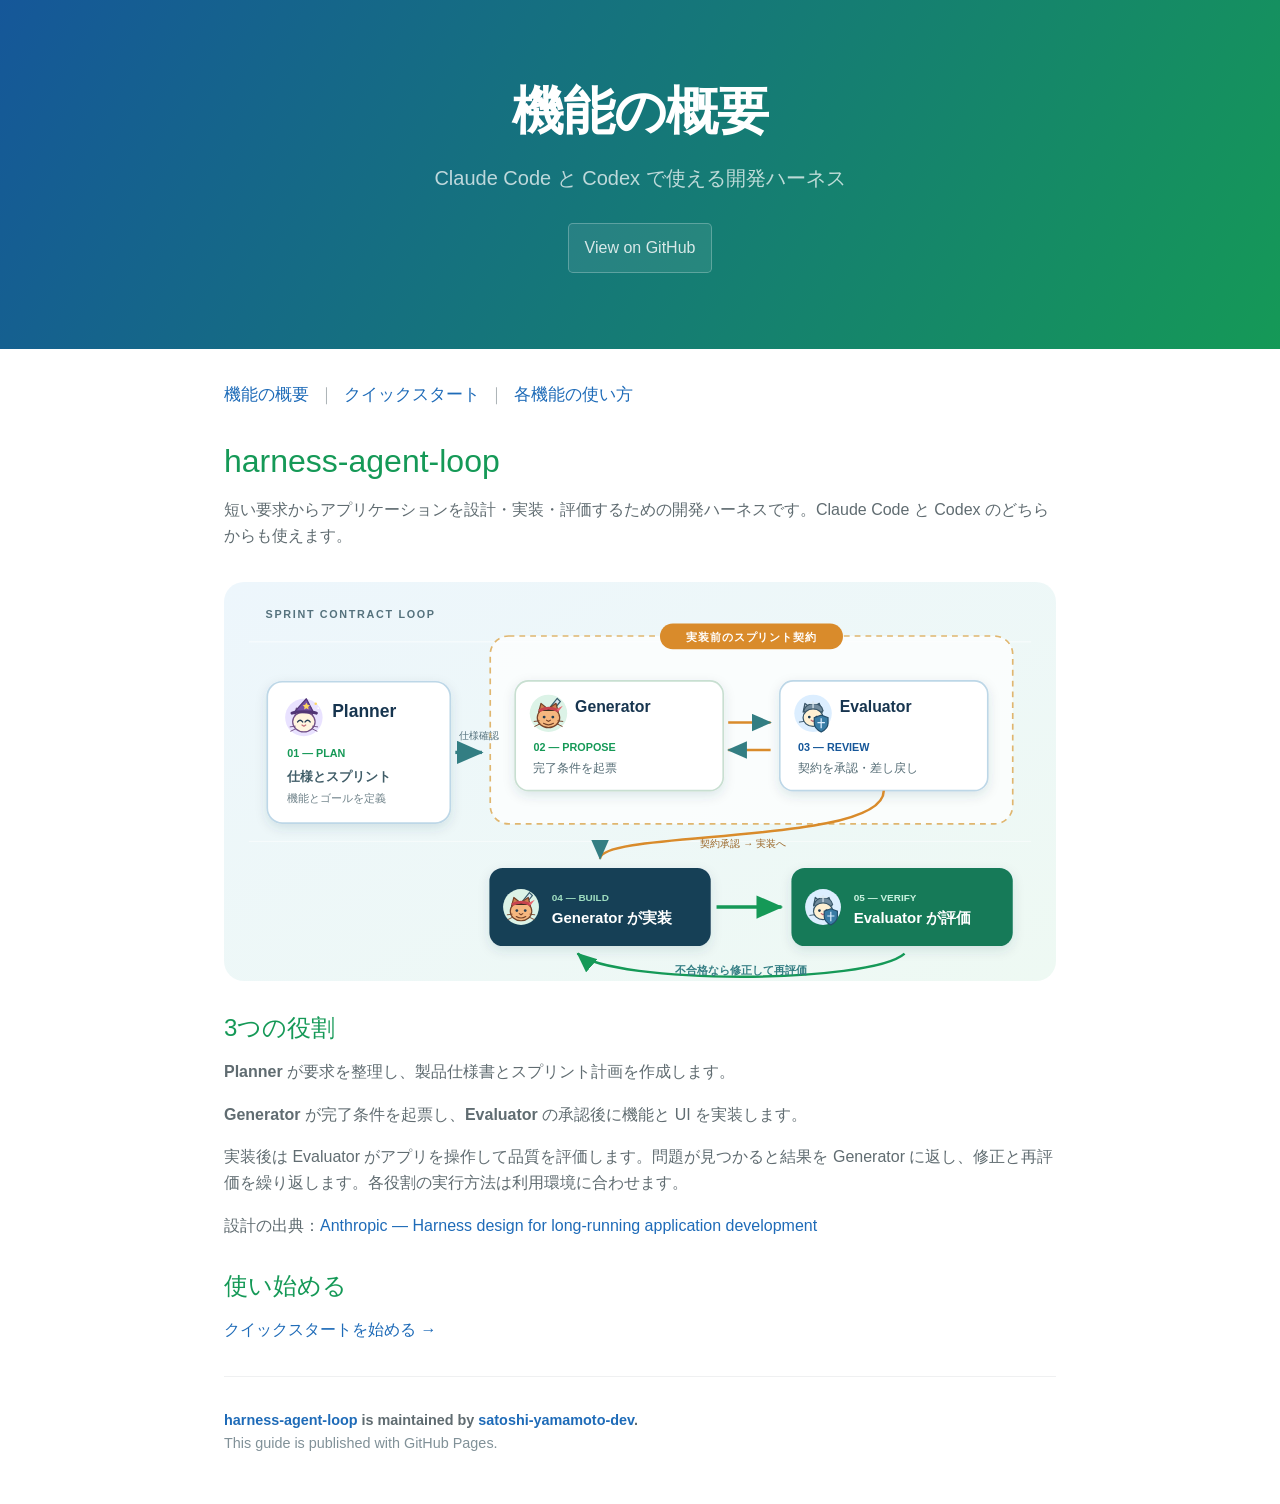
<file: docs/index.html>
<!doctype html>
<html lang="ja">
<head>
  <meta charset="utf-8">
  <meta name="viewport" content="width=device-width,initial-scale=1">
  <meta name="description" content="harness-agent-loopの機能概要">
  <title>機能の概要 | harness-agent-loop</title>
  <link rel="stylesheet" href="assets/style.css">
</head>
<body>
<a class="skip-link" href="#content">本文へ移動</a>
<header class="page-header">
  <h1>機能の概要</h1>
  <p>Claude Code と Codex で使える開発ハーネス</p>
  <a class="github-button" href="https://github.com/satoshi-yamamoto-dev/harness-agent-loop">View on GitHub</a>
</header>
<main id="content" class="main-content">
  <nav class="site-nav" aria-label="ユーザーガイド"><a aria-current="page" href="./">機能の概要</a><span class="separator">｜</span><a href="setup.html">クイックスタート</a><span class="separator">｜</span><a href="usage.html">各機能の使い方</a></nav>
  <h1>harness-agent-loop</h1>
  <p>短い要求からアプリケーションを設計・実装・評価するための開発ハーネスです。Claude Code と Codex のどちらからも使えます。</p>
  <img class="flow-image" src="assets/agent-flow.svg" alt="Planner、Generator、Evaluatorが契約・実装・評価を進める流れ">
  <h2>3つの役割</h2>
  <p><strong>Planner</strong> が要求を整理し、製品仕様書とスプリント計画を作成します。</p>
  <p><strong>Generator</strong> が完了条件を起票し、<strong>Evaluator</strong> の承認後に機能と UI を実装します。</p>
  <p>実装後は Evaluator がアプリを操作して品質を評価します。問題が見つかると結果を Generator に返し、修正と再評価を繰り返します。各役割の実行方法は利用環境に合わせます。</p>
  <p>設計の出典：<a href="https://www.anthropic.com/engineering/harness-design-long-running-apps">Anthropic — Harness design for long-running application development</a></p>
  <h2>使い始める</h2>
  <p><a href="setup.html">クイックスタートを始める →</a></p>
  <footer class="site-footer"><span class="site-footer-owner"><a href="https://github.com/satoshi-yamamoto-dev/harness-agent-loop">harness-agent-loop</a> is maintained by <a href="https://github.com/satoshi-yamamoto-dev">satoshi-yamamoto-dev</a>.</span><span class="site-footer-credits">This guide is published with GitHub Pages.</span></footer>
</main>
</body>
</html>
</file>
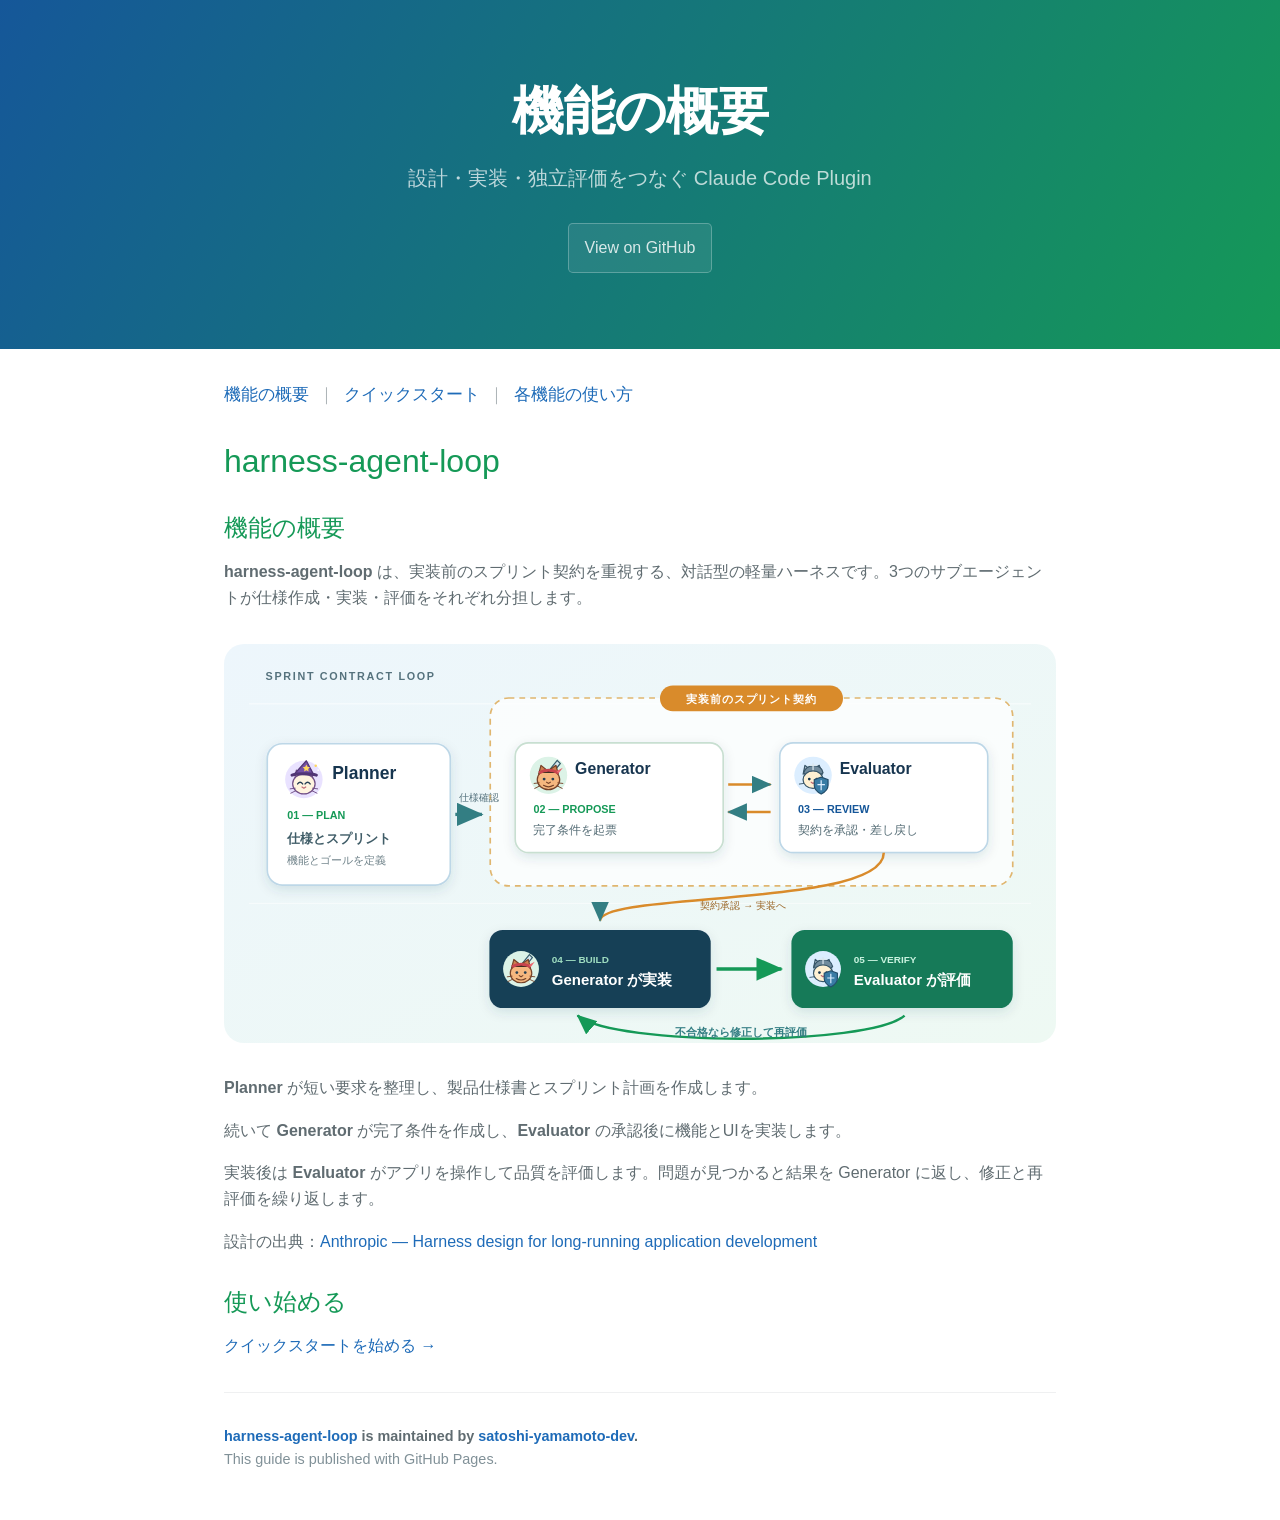
<file: docs/guide/index.html>
<!doctype html>
<html lang="ja"><head><meta charset="utf-8"><meta name="viewport" content="width=device-width,initial-scale=1"><meta name="description" content="harness-agent-loopの機能概要"><title>機能の概要 | harness-agent-loop</title><link rel="stylesheet" href="assets/style.css"></head>
<body><a class="skip-link" href="#content">本文へ移動</a>
<header class="page-header"><h1>機能の概要</h1><p>設計・実装・独立評価をつなぐ Claude Code Plugin</p><a class="github-button" href="https://github.com/satoshi-yamamoto-dev/harness-agent-loop">View on GitHub</a></header>
<main id="content" class="main-content">
  <nav class="site-nav" aria-label="ユーザーガイド"><a aria-current="page" href="./">機能の概要</a><span class="separator">｜</span><a href="setup.html">クイックスタート</a><span class="separator">｜</span><a href="usage.html">各機能の使い方</a></nav>
  <h1>harness-agent-loop</h1><h2>機能の概要</h2>
  <p><strong>harness-agent-loop</strong> は、実装前のスプリント契約を重視する、対話型の軽量ハーネスです。3つのサブエージェントが仕様作成・実装・評価をそれぞれ分担します。</p>
  <img class="flow-image" src="assets/agent-flow.svg" alt="魔法使い猫のPlanner、剣士猫のGenerator、盾と鎧の猫Evaluatorが契約・実装・評価を進める流れ">
  <p><strong>Planner</strong> が短い要求を整理し、製品仕様書とスプリント計画を作成します。</p>
  <p>続いて <strong>Generator</strong> が完了条件を作成し、<strong>Evaluator</strong> の承認後に機能とUIを実装します。</p>
  <p>実装後は <strong>Evaluator</strong> がアプリを操作して品質を評価します。問題が見つかると結果を Generator に返し、修正と再評価を繰り返します。</p>
  <p>設計の出典：<a href="https://www.anthropic.com/engineering/harness-design-long-running-apps">Anthropic — Harness design for long-running application development</a></p>
  <h2>使い始める</h2><p><a href="setup.html">クイックスタートを始める →</a></p>
  <footer class="site-footer"><span class="site-footer-owner"><a href="https://github.com/satoshi-yamamoto-dev/harness-agent-loop">harness-agent-loop</a> is maintained by <a href="https://github.com/satoshi-yamamoto-dev">satoshi-yamamoto-dev</a>.</span><span class="site-footer-credits">This guide is published with GitHub Pages.</span></footer>
</main></body></html>
</file>
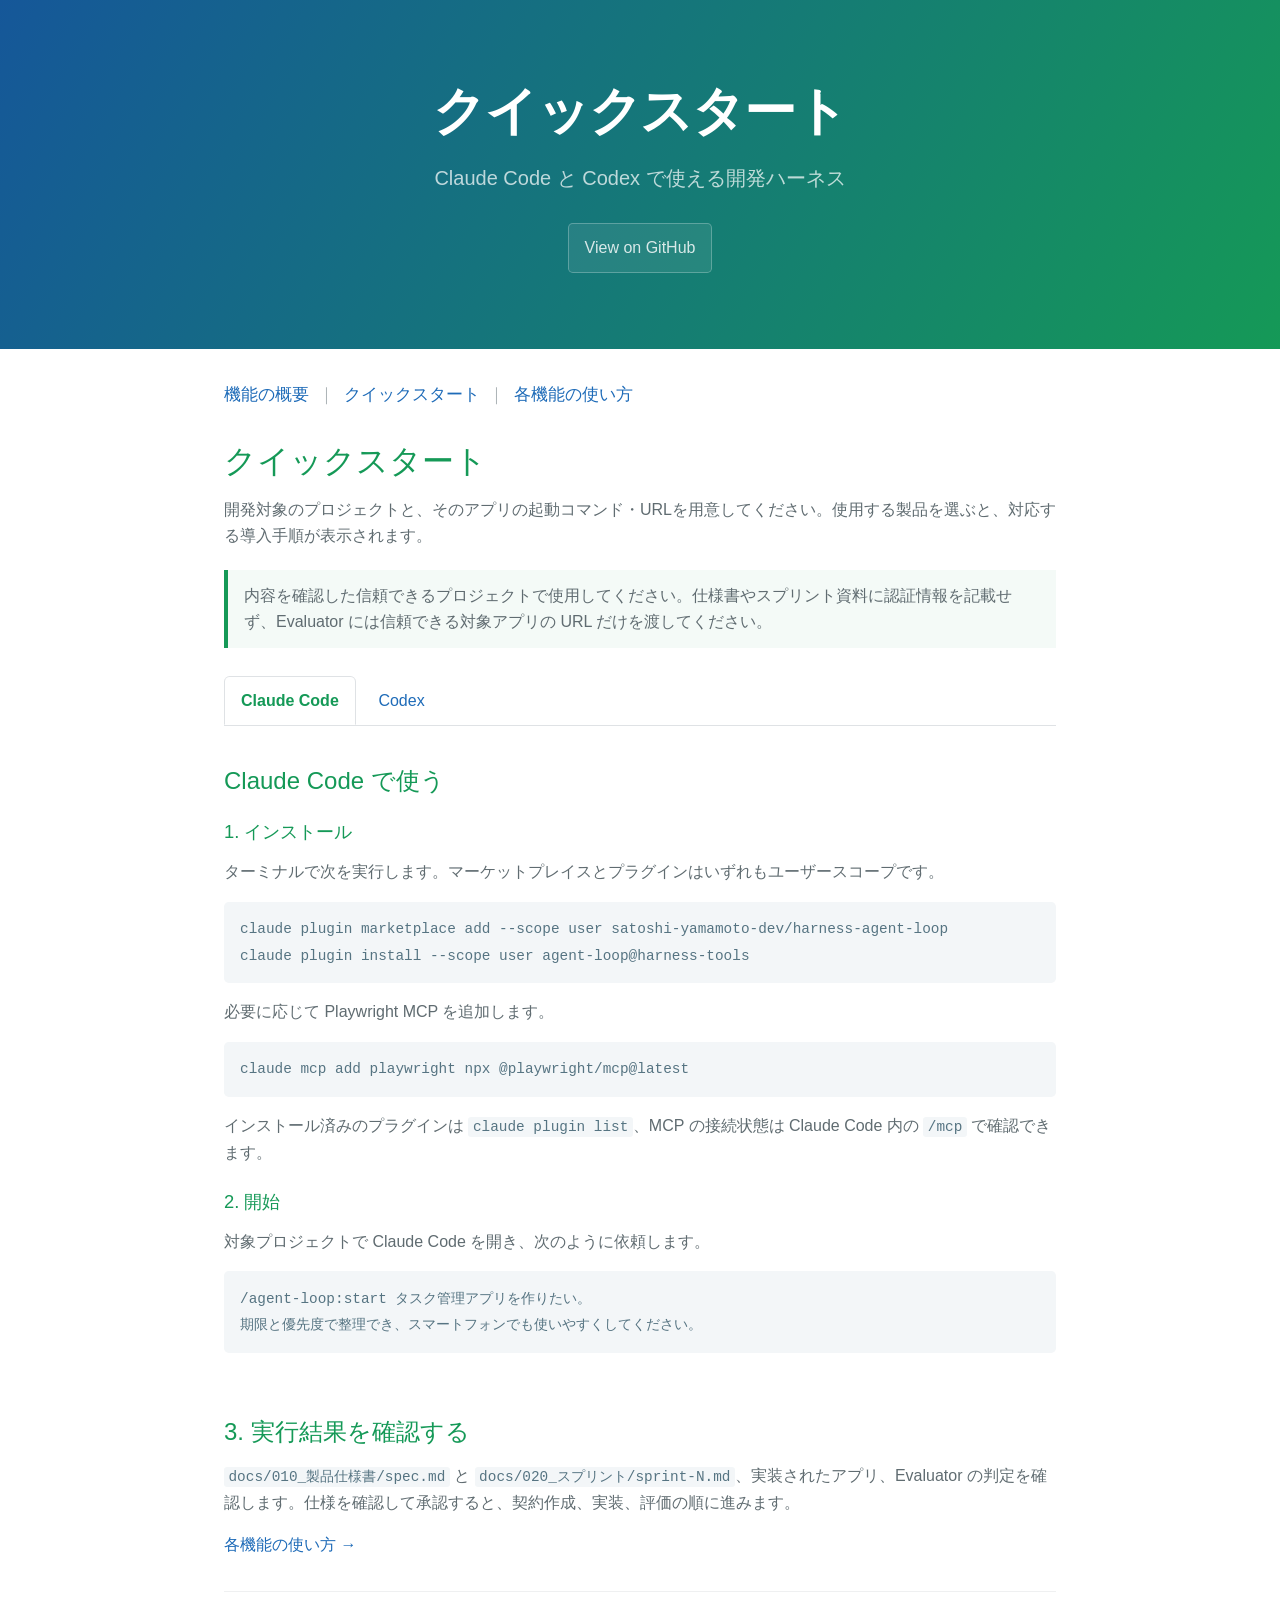
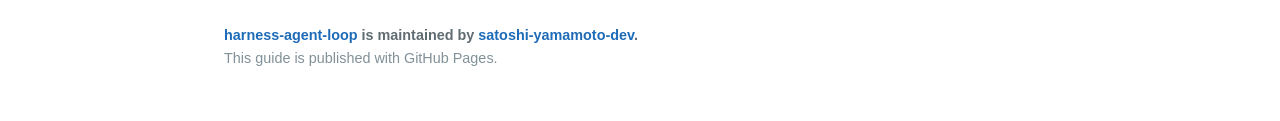
<file: docs/setup.html>
<!doctype html>
<html lang="ja">
<head>
  <meta charset="utf-8">
  <meta name="viewport" content="width=device-width,initial-scale=1">
  <meta name="description" content="harness-agent-loopのインストールと開始手順">
  <title>クイックスタート | harness-agent-loop</title>
  <link rel="stylesheet" href="assets/style.css">
</head>
<body>
<a class="skip-link" href="#content">本文へ移動</a>
<header class="page-header">
  <h1>クイックスタート</h1>
  <p>Claude Code と Codex で使える開発ハーネス</p>
  <a class="github-button" href="https://github.com/satoshi-yamamoto-dev/harness-agent-loop">View on GitHub</a>
</header>
<main id="content" class="main-content">
  <nav class="site-nav" aria-label="ユーザーガイド"><a href="./">機能の概要</a><span class="separator">｜</span><a aria-current="page" href="setup.html">クイックスタート</a><span class="separator">｜</span><a href="usage.html">各機能の使い方</a></nav>
  <h1>クイックスタート</h1>
  <p>開発対象のプロジェクトと、そのアプリの起動コマンド・URLを用意してください。使用する製品を選ぶと、対応する導入手順が表示されます。</p>
  <div class="notice">内容を確認した信頼できるプロジェクトで使用してください。仕様書やスプリント資料に認証情報を記載せず、Evaluator には信頼できる対象アプリの URL だけを渡してください。</div>
  <div class="platform-tabs" role="group" aria-label="使用する製品">
    <input type="radio" id="setup-claude" name="setup-platform" checked>
    <input type="radio" id="setup-codex" name="setup-platform">
    <div class="tab-list">
      <label for="setup-claude">Claude Code</label>
      <label for="setup-codex">Codex</label>
    </div>
    <section class="tab-panel claude-panel" aria-labelledby="setup-claude-label">
      <h2 id="setup-claude-label">Claude Code で使う</h2>
      <h3>1. インストール</h3>
      <p>ターミナルで次を実行します。マーケットプレイスとプラグインはいずれもユーザースコープです。</p>
      <pre><code>claude plugin marketplace add --scope user satoshi-yamamoto-dev/harness-agent-loop
claude plugin install --scope user agent-loop@harness-tools</code></pre>
      <p>必要に応じて Playwright MCP を追加します。</p>
      <pre><code>claude mcp add playwright npx @playwright/mcp@latest</code></pre>
      <p>インストール済みのプラグインは <code>claude plugin list</code>、MCP の接続状態は Claude Code 内の <code>/mcp</code> で確認できます。</p>
      <h3>2. 開始</h3>
      <p>対象プロジェクトで Claude Code を開き、次のように依頼します。</p>
      <pre><code>/agent-loop:start タスク管理アプリを作りたい。
期限と優先度で整理でき、スマートフォンでも使いやすくしてください。</code></pre>
    </section>
    <section class="tab-panel codex-panel" aria-labelledby="setup-codex-label">
      <h2 id="setup-codex-label">Codex で使う</h2>
      <h3>1. インストール</h3>
      <p>ターミナルでマーケットプレイスとプラグインを追加します。</p>
      <pre><code>codex plugin marketplace add satoshi-yamamoto-dev/harness-agent-loop
codex plugin add agent-loop@harness-tools-codex</code></pre>
      <p>ブラウザ評価には、Codex の利用環境で使えるブラウザ操作手段と起動済みの対象アプリが必要です。ブラウザで操作できない条件は未検証として扱います。</p>
      <h3>2. 開始</h3>
      <p>対象プロジェクトの Codex の入力欄で、Skill 名と依頼を入力します。次の行はシェルコマンドではありません。</p>
      <pre><code>$agent-loop:start タスク管理アプリを作りたい。
期限と優先度で整理でき、スマートフォンでも使いやすくしてください。</code></pre>
    </section>
  </div>
  <h2>3. 実行結果を確認する</h2>
  <p><code>docs/010_製品仕様書/spec.md</code> と <code>docs/020_スプリント/sprint-N.md</code>、実装されたアプリ、Evaluator の判定を確認します。仕様を確認して承認すると、契約作成、実装、評価の順に進みます。</p>
  <p class="page-links"><a href="usage.html">各機能の使い方 →</a></p>
  <footer class="site-footer"><span class="site-footer-owner"><a href="https://github.com/satoshi-yamamoto-dev/harness-agent-loop">harness-agent-loop</a> is maintained by <a href="https://github.com/satoshi-yamamoto-dev">satoshi-yamamoto-dev</a>.</span><span class="site-footer-credits">This guide is published with GitHub Pages.</span></footer>
</main>
</body>
</html>
</file>
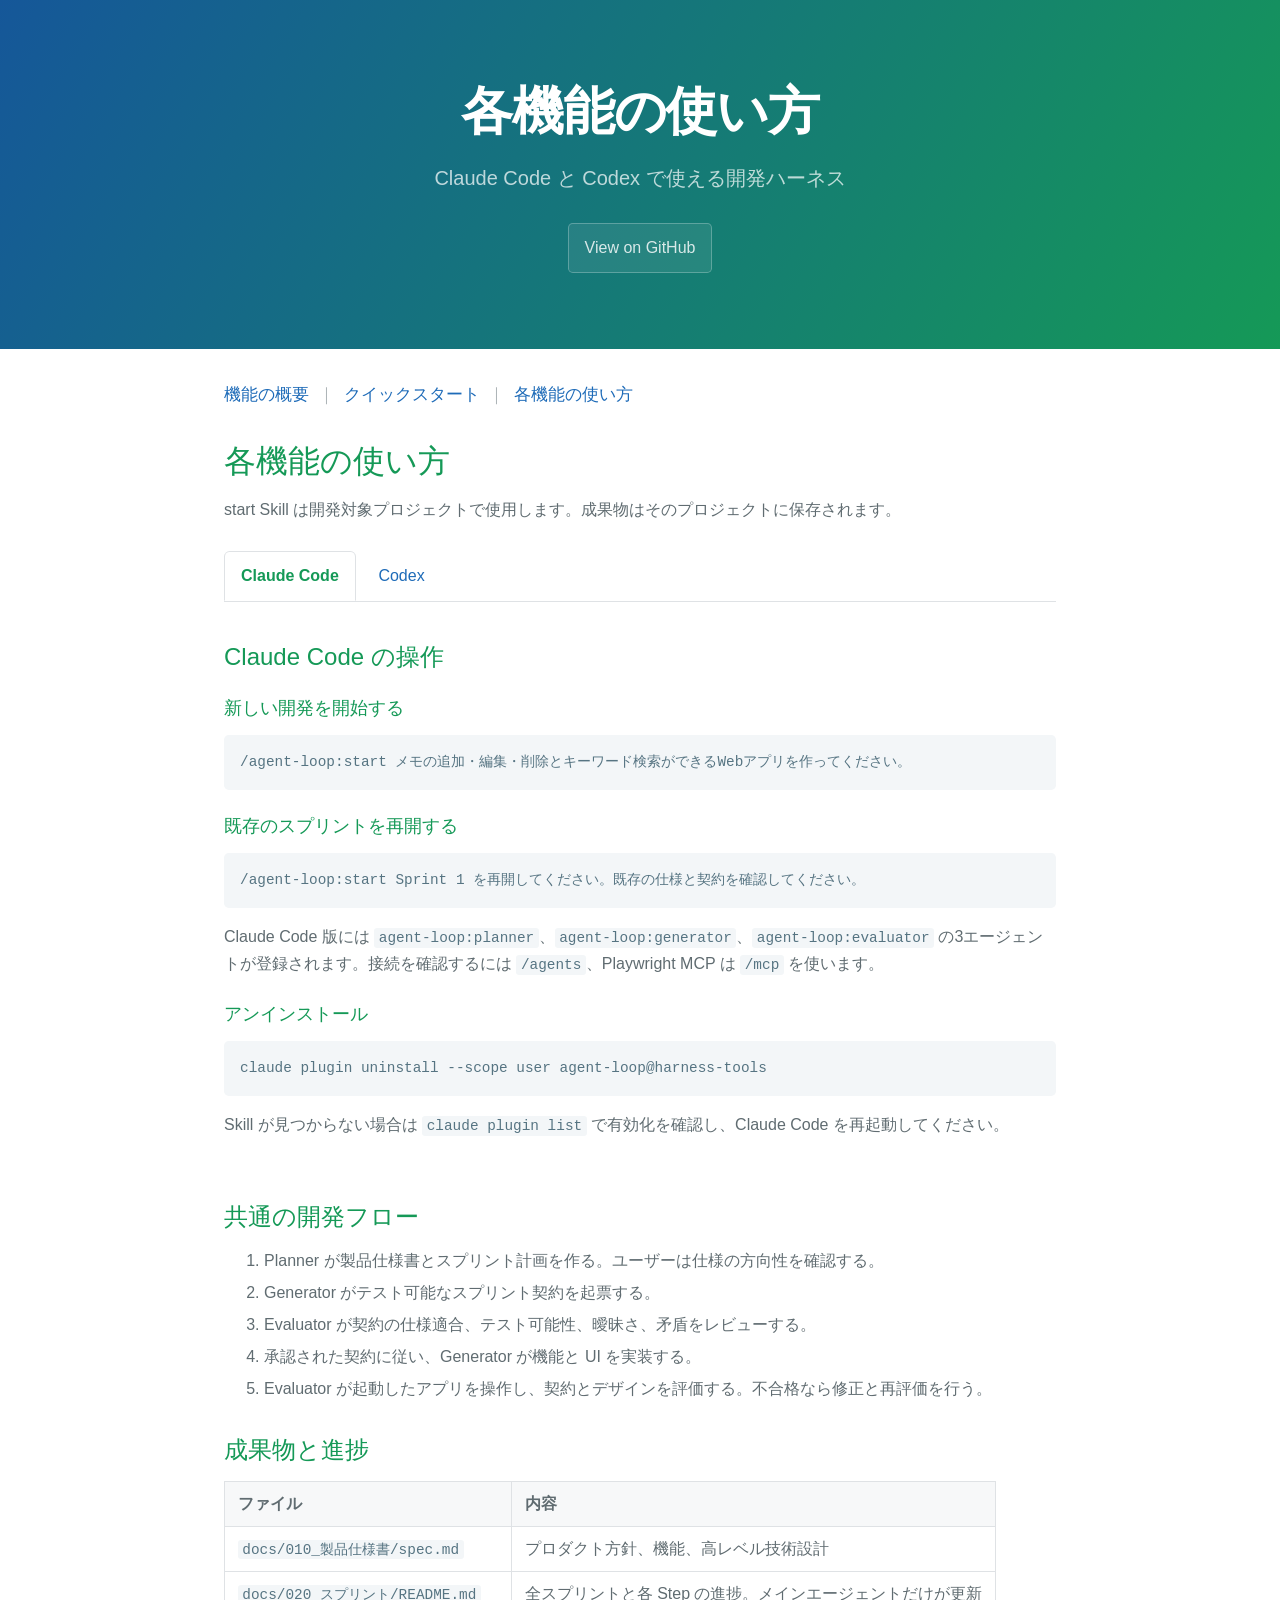
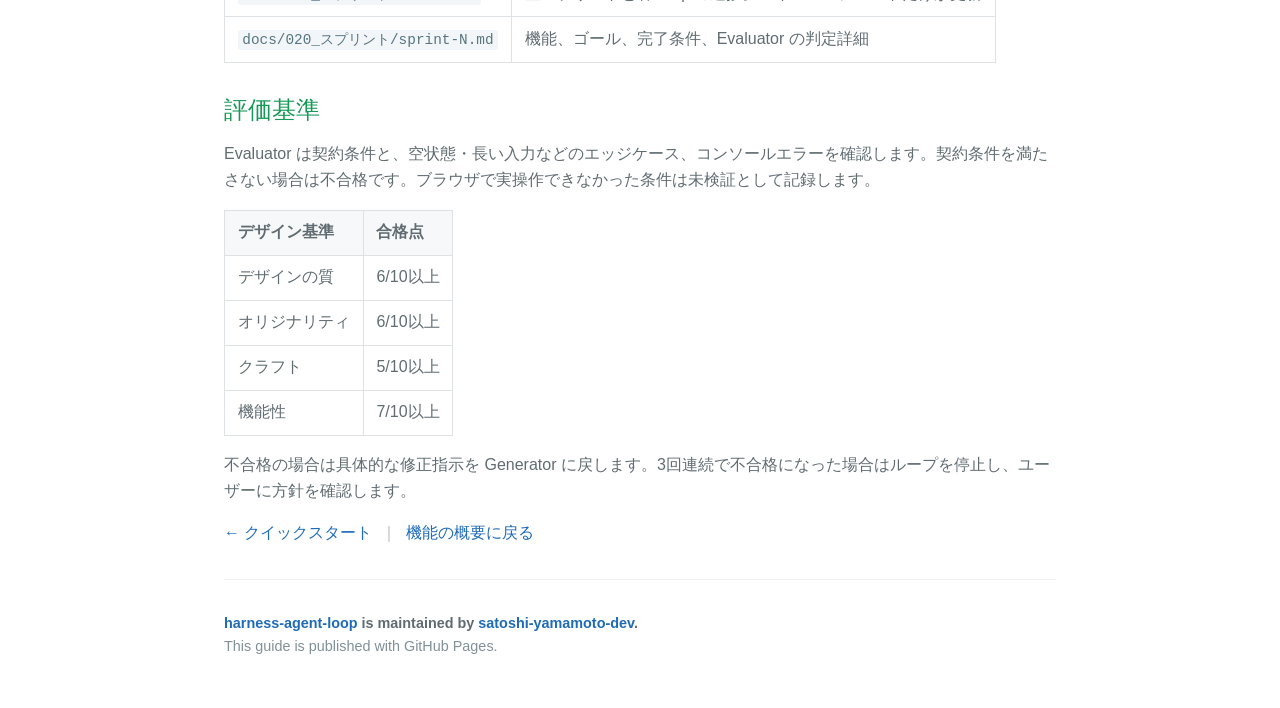
<file: docs/usage.html>
<!doctype html>
<html lang="ja">
<head>
  <meta charset="utf-8">
  <meta name="viewport" content="width=device-width,initial-scale=1">
  <meta name="description" content="harness-agent-loopの詳しい使い方">
  <title>各機能の使い方 | harness-agent-loop</title>
  <link rel="stylesheet" href="assets/style.css">
</head>
<body>
<a class="skip-link" href="#content">本文へ移動</a>
<header class="page-header">
  <h1>各機能の使い方</h1>
  <p>Claude Code と Codex で使える開発ハーネス</p>
  <a class="github-button" href="https://github.com/satoshi-yamamoto-dev/harness-agent-loop">View on GitHub</a>
</header>
<main id="content" class="main-content">
  <nav class="site-nav" aria-label="ユーザーガイド"><a href="./">機能の概要</a><span class="separator">｜</span><a href="setup.html">クイックスタート</a><span class="separator">｜</span><a aria-current="page" href="usage.html">各機能の使い方</a></nav>
  <h1>各機能の使い方</h1>
  <p>start Skill は開発対象プロジェクトで使用します。成果物はそのプロジェクトに保存されます。</p>
  <div class="platform-tabs" role="group" aria-label="使用する製品">
    <input type="radio" id="usage-claude" name="usage-platform" checked>
    <input type="radio" id="usage-codex" name="usage-platform">
    <div class="tab-list">
      <label for="usage-claude">Claude Code</label>
      <label for="usage-codex">Codex</label>
    </div>
    <section class="tab-panel claude-panel" aria-labelledby="usage-claude-label">
      <h2 id="usage-claude-label">Claude Code の操作</h2>
      <h3>新しい開発を開始する</h3>
      <pre><code>/agent-loop:start メモの追加・編集・削除とキーワード検索ができるWebアプリを作ってください。</code></pre>
      <h3>既存のスプリントを再開する</h3>
      <pre><code>/agent-loop:start Sprint 1 を再開してください。既存の仕様と契約を確認してください。</code></pre>
      <p>Claude Code 版には <code>agent-loop:planner</code>、<code>agent-loop:generator</code>、<code>agent-loop:evaluator</code> の3エージェントが登録されます。接続を確認するには <code>/agents</code>、Playwright MCP は <code>/mcp</code> を使います。</p>
      <h3>アンインストール</h3>
      <pre><code>claude plugin uninstall --scope user agent-loop@harness-tools</code></pre>
      <p>Skill が見つからない場合は <code>claude plugin list</code> で有効化を確認し、Claude Code を再起動してください。</p>
    </section>
    <section class="tab-panel codex-panel" aria-labelledby="usage-codex-label">
      <h2 id="usage-codex-label">Codex の操作</h2>
      <h3>新しい開発を開始する</h3>
      <pre><code>$agent-loop:start メモの追加・編集・削除とキーワード検索ができるWebアプリを作ってください。</code></pre>
      <h3>既存のスプリントを再開する</h3>
      <pre><code>$agent-loop:start Sprint 1 を再開してください。既存の仕様と契約を確認してください。</code></pre>
      <p>Codex 版では3つの役割定義を Skill が参照します。サブエージェント機能が利用できる場合は各役割へ作業を渡し、利用できない場合は段階ごとに役割を切り替えます。ブラウザ評価には利用環境のブラウザ操作手段を使用します。</p>
      <h3>無効化・削除</h3>
      <p>ターミナルで削除する場合は次を実行します。Skill が見つからない場合はインストールと有効化を確認し、新しいタスクで試してください。</p>
      <pre><code>codex plugin remove agent-loop@harness-tools-codex</code></pre>
    </section>
  </div>
  <h2>共通の開発フロー</h2>
  <ol>
    <li>Planner が製品仕様書とスプリント計画を作る。ユーザーは仕様の方向性を確認する。</li>
    <li>Generator がテスト可能なスプリント契約を起票する。</li>
    <li>Evaluator が契約の仕様適合、テスト可能性、曖昧さ、矛盾をレビューする。</li>
    <li>承認された契約に従い、Generator が機能と UI を実装する。</li>
    <li>Evaluator が起動したアプリを操作し、契約とデザインを評価する。不合格なら修正と再評価を行う。</li>
  </ol>
  <h2>成果物と進捗</h2>
  <table><thead><tr><th>ファイル</th><th>内容</th></tr></thead><tbody>
    <tr><td><code>docs/010_製品仕様書/spec.md</code></td><td>プロダクト方針、機能、高レベル技術設計</td></tr>
    <tr><td><code>docs/020_スプリント/README.md</code></td><td>全スプリントと各 Step の進捗。メインエージェントだけが更新</td></tr>
    <tr><td><code>docs/020_スプリント/sprint-N.md</code></td><td>機能、ゴール、完了条件、Evaluator の判定詳細</td></tr>
  </tbody></table>
  <h2>評価基準</h2>
  <p>Evaluator は契約条件と、空状態・長い入力などのエッジケース、コンソールエラーを確認します。契約条件を満たさない場合は不合格です。ブラウザで実操作できなかった条件は未検証として記録します。</p>
  <table><thead><tr><th>デザイン基準</th><th>合格点</th></tr></thead><tbody>
    <tr><td>デザインの質</td><td>6/10以上</td></tr>
    <tr><td>オリジナリティ</td><td>6/10以上</td></tr>
    <tr><td>クラフト</td><td>5/10以上</td></tr>
    <tr><td>機能性</td><td>7/10以上</td></tr>
  </tbody></table>
  <p>不合格の場合は具体的な修正指示を Generator に戻します。3回連続で不合格になった場合はループを停止し、ユーザーに方針を確認します。</p>
  <p class="page-links"><a href="setup.html">← クイックスタート</a><span class="separator">｜</span><a href="./">機能の概要に戻る</a></p>
  <footer class="site-footer"><span class="site-footer-owner"><a href="https://github.com/satoshi-yamamoto-dev/harness-agent-loop">harness-agent-loop</a> is maintained by <a href="https://github.com/satoshi-yamamoto-dev">satoshi-yamamoto-dev</a>.</span><span class="site-footer-credits">This guide is published with GitHub Pages.</span></footer>
</main>
</body>
</html>
</file>
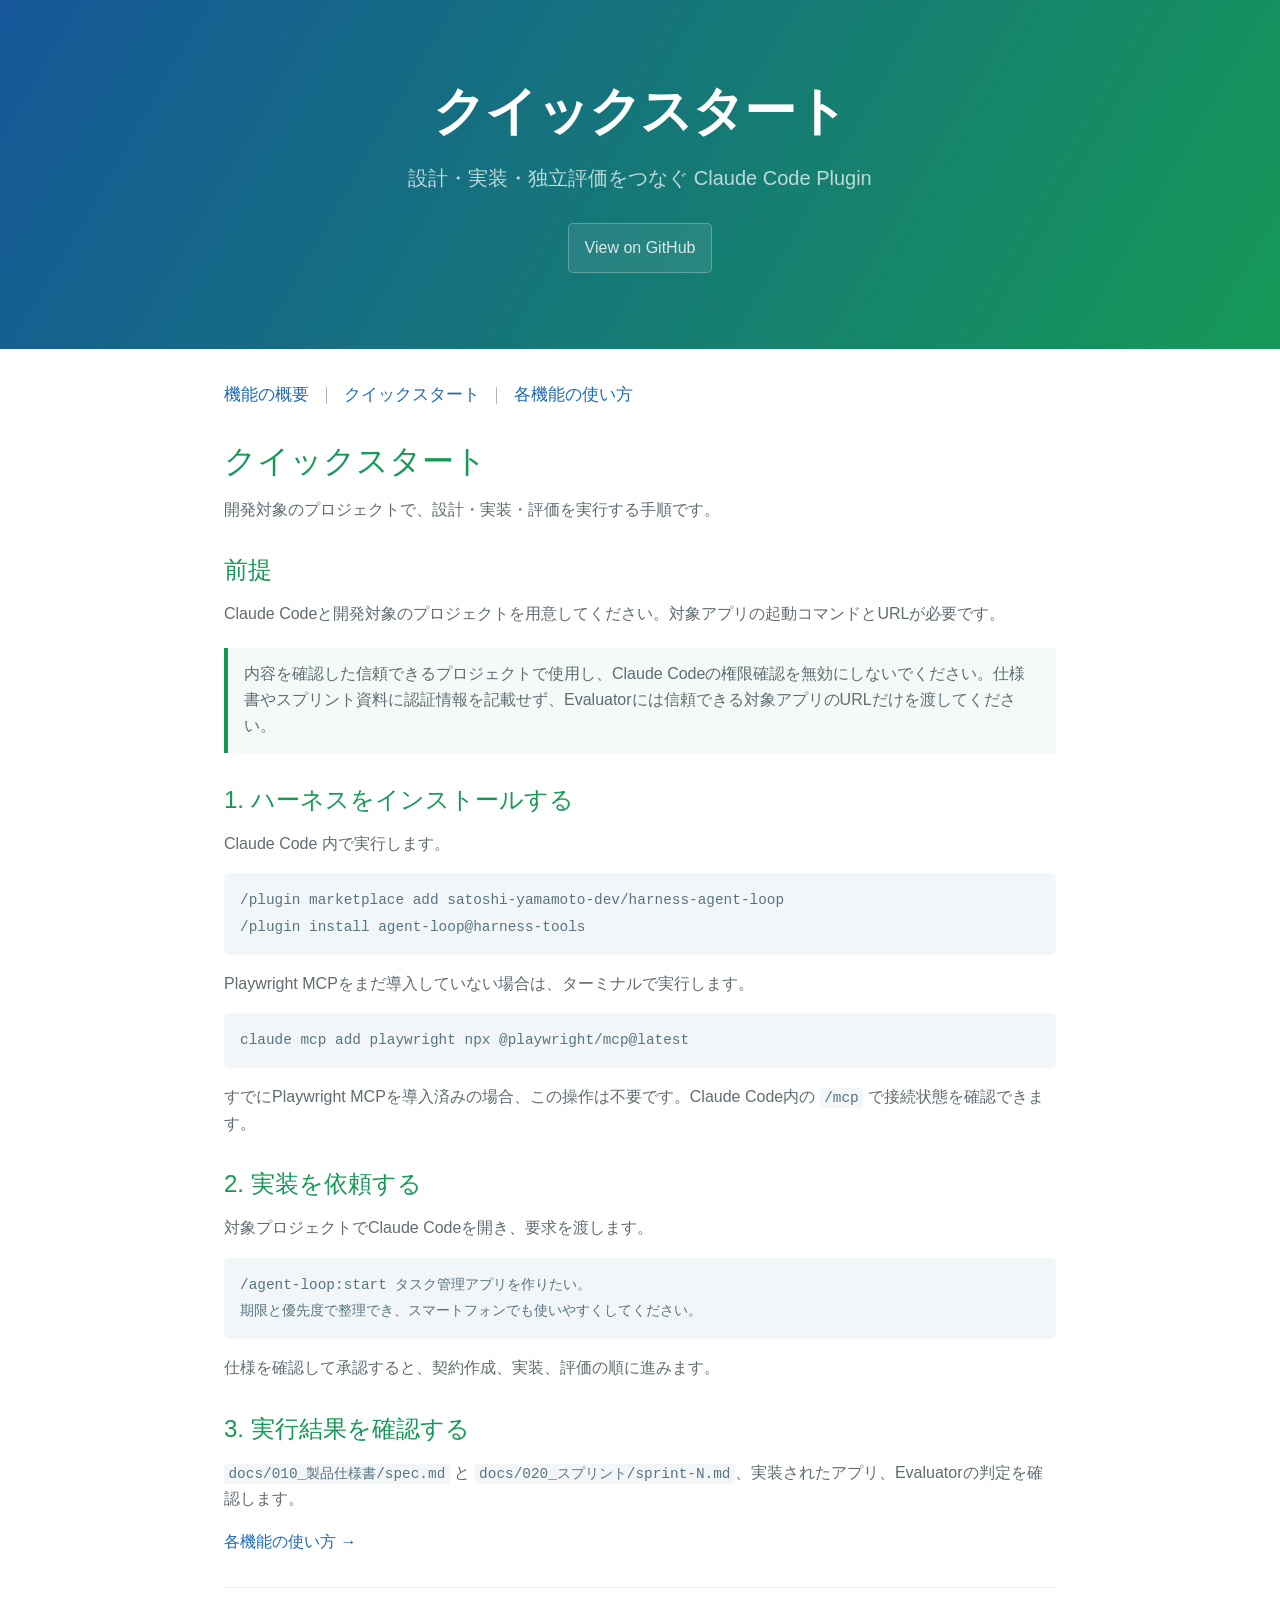
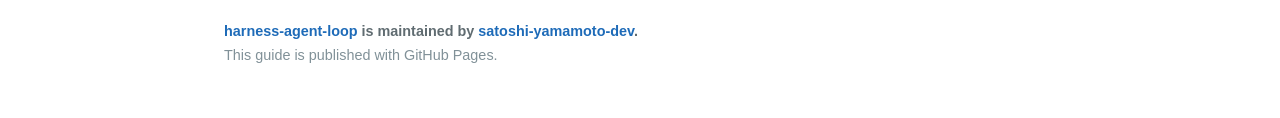
<file: docs/guide/setup.html>
<!doctype html>
<html lang="ja"><head><meta charset="utf-8"><meta name="viewport" content="width=device-width,initial-scale=1"><meta name="description" content="harness-agent-loopのインストールと開始手順"><title>クイックスタート | harness-agent-loop</title><link rel="stylesheet" href="assets/style.css"></head>
<body><a class="skip-link" href="#content">本文へ移動</a>
<header class="page-header"><h1>クイックスタート</h1><p>設計・実装・独立評価をつなぐ Claude Code Plugin</p><a class="github-button" href="https://github.com/satoshi-yamamoto-dev/harness-agent-loop">View on GitHub</a></header>
<main id="content" class="main-content">
  <nav class="site-nav" aria-label="ユーザーガイド"><a href="./">機能の概要</a><span class="separator">｜</span><a aria-current="page" href="setup.html">クイックスタート</a><span class="separator">｜</span><a href="usage.html">各機能の使い方</a></nav>
  <h1>クイックスタート</h1><p>開発対象のプロジェクトで、設計・実装・評価を実行する手順です。</p>
  <h2>前提</h2><p>Claude Codeと開発対象のプロジェクトを用意してください。対象アプリの起動コマンドとURLが必要です。</p><div class="notice">内容を確認した信頼できるプロジェクトで使用し、Claude Codeの権限確認を無効にしないでください。仕様書やスプリント資料に認証情報を記載せず、Evaluatorには信頼できる対象アプリのURLだけを渡してください。</div>
  <h2>1. ハーネスをインストールする</h2><p>Claude Code 内で実行します。</p><pre><code>/plugin marketplace add satoshi-yamamoto-dev/harness-agent-loop
/plugin install agent-loop@harness-tools</code></pre><p>Playwright MCPをまだ導入していない場合は、ターミナルで実行します。</p><pre><code>claude mcp add playwright npx @playwright/mcp@latest</code></pre><p>すでにPlaywright MCPを導入済みの場合、この操作は不要です。Claude Code内の <code>/mcp</code> で接続状態を確認できます。</p>
  <h2>2. 実装を依頼する</h2><p>対象プロジェクトでClaude Codeを開き、要求を渡します。</p><pre><code>/agent-loop:start タスク管理アプリを作りたい。
期限と優先度で整理でき、スマートフォンでも使いやすくしてください。</code></pre><p>仕様を確認して承認すると、契約作成、実装、評価の順に進みます。</p>
  <h2>3. 実行結果を確認する</h2><p><code>docs/010_製品仕様書/spec.md</code> と <code>docs/020_スプリント/sprint-N.md</code>、実装されたアプリ、Evaluatorの判定を確認します。</p>
  <p class="page-links"><a href="usage.html">各機能の使い方 →</a></p>
  <footer class="site-footer"><span class="site-footer-owner"><a href="https://github.com/satoshi-yamamoto-dev/harness-agent-loop">harness-agent-loop</a> is maintained by <a href="https://github.com/satoshi-yamamoto-dev">satoshi-yamamoto-dev</a>.</span><span class="site-footer-credits">This guide is published with GitHub Pages.</span></footer>
</main></body></html>
</file>
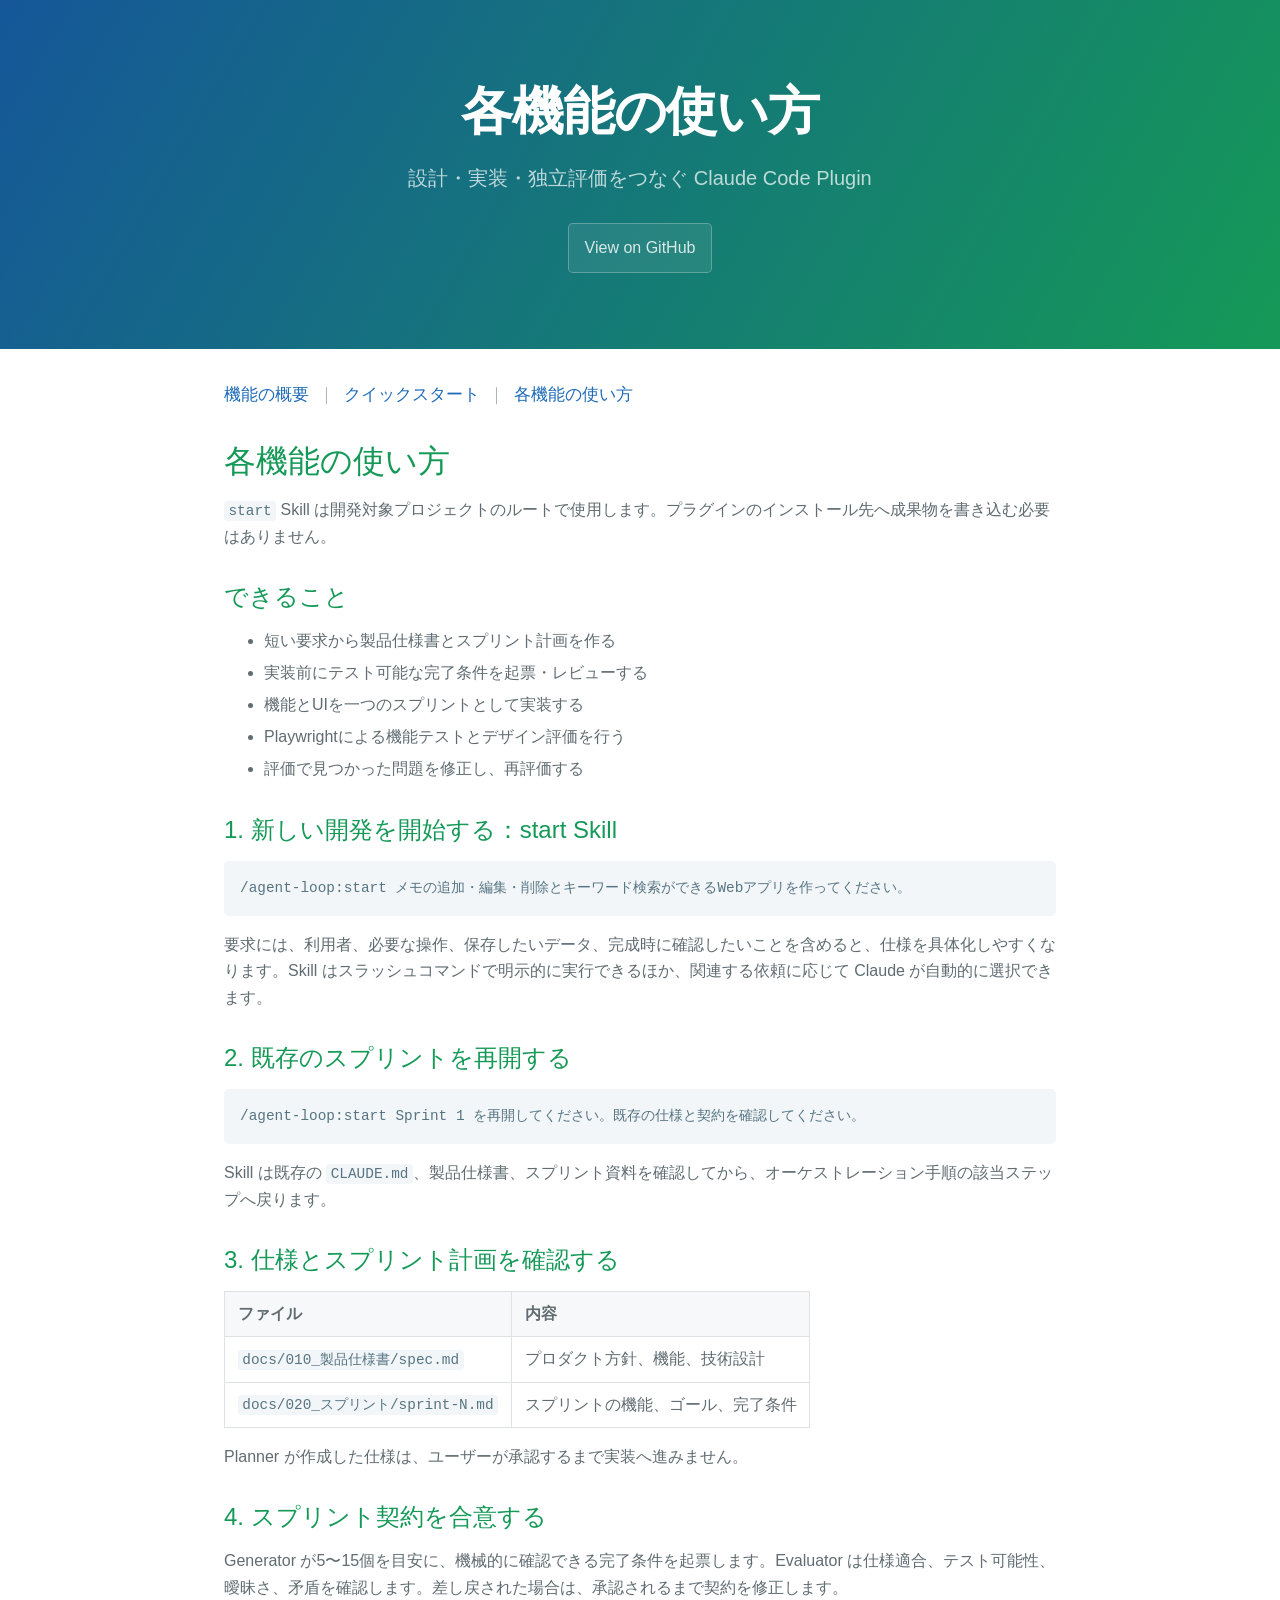
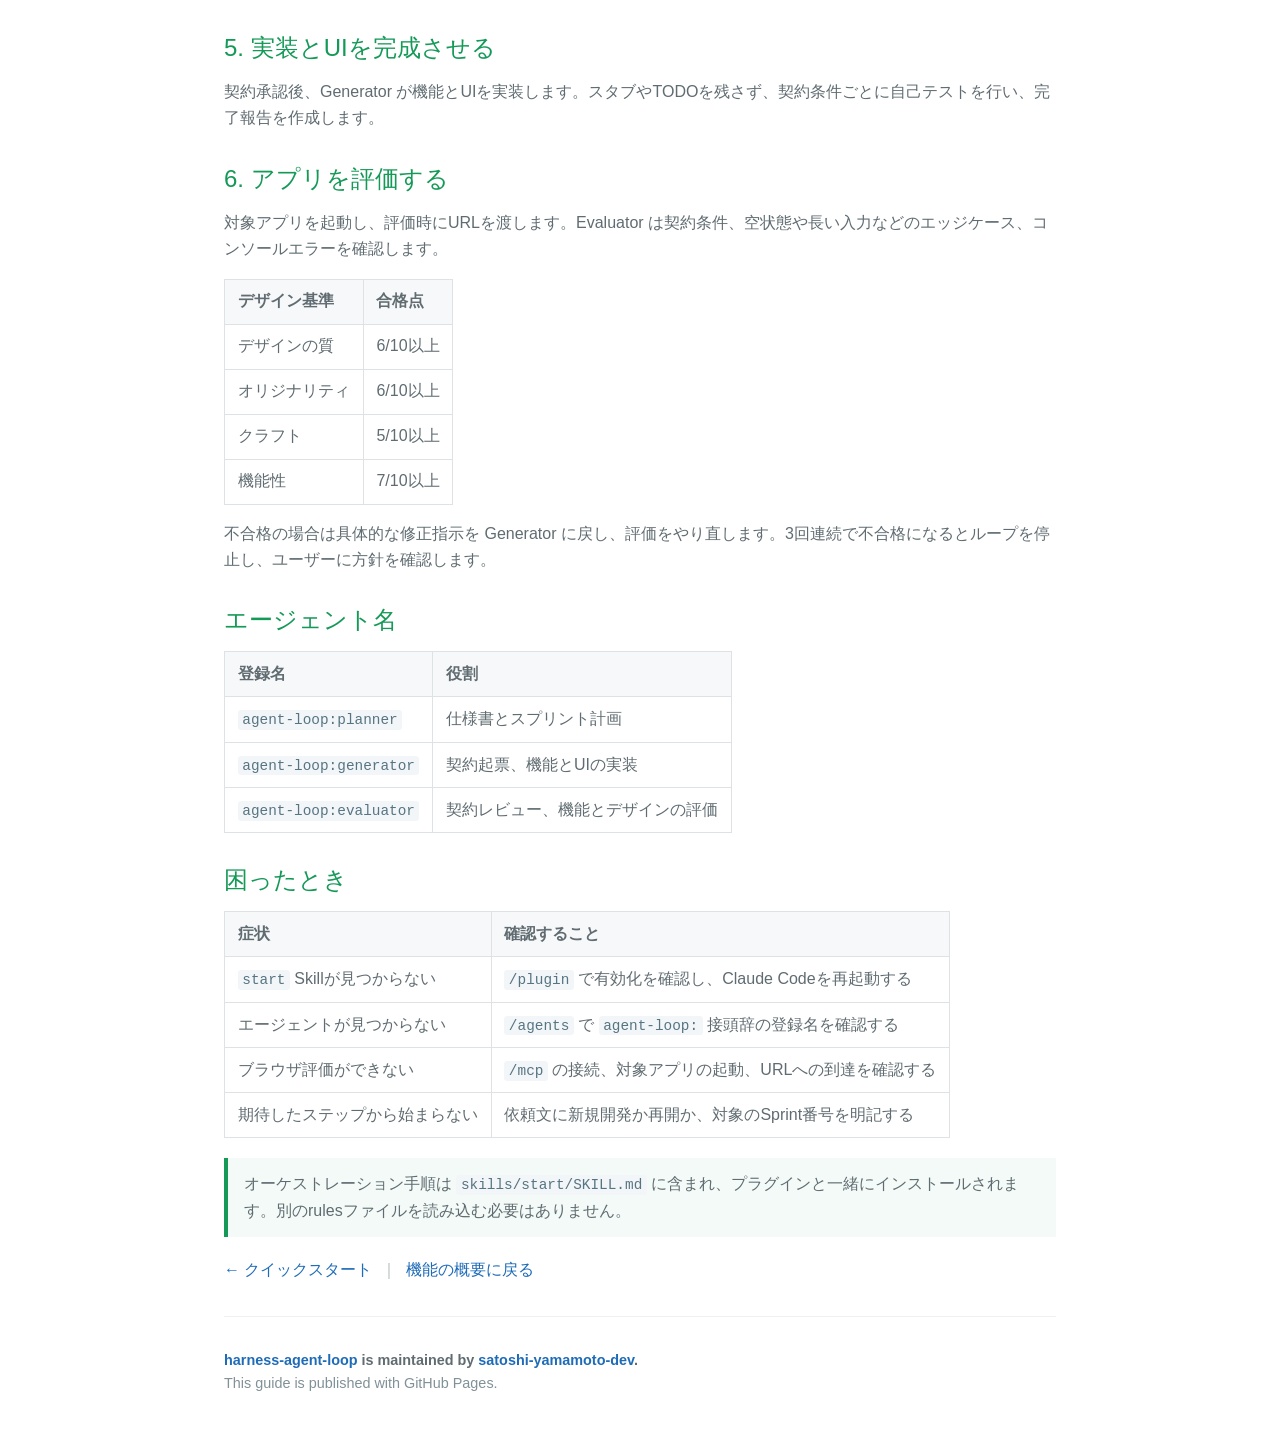
<file: docs/guide/usage.html>
<!doctype html>
<html lang="ja"><head><meta charset="utf-8"><meta name="viewport" content="width=device-width,initial-scale=1"><meta name="description" content="harness-agent-loopの詳しい使い方"><title>各機能の使い方 | harness-agent-loop</title><link rel="stylesheet" href="assets/style.css"></head>
<body><a class="skip-link" href="#content">本文へ移動</a>
<header class="page-header"><h1>各機能の使い方</h1><p>設計・実装・独立評価をつなぐ Claude Code Plugin</p><a class="github-button" href="https://github.com/satoshi-yamamoto-dev/harness-agent-loop">View on GitHub</a></header>
<main id="content" class="main-content">
  <nav class="site-nav" aria-label="ユーザーガイド"><a href="./">機能の概要</a><span class="separator">｜</span><a href="setup.html">クイックスタート</a><span class="separator">｜</span><a aria-current="page" href="usage.html">各機能の使い方</a></nav>
  <h1>各機能の使い方</h1><p><code>start</code> Skill は開発対象プロジェクトのルートで使用します。プラグインのインストール先へ成果物を書き込む必要はありません。</p>
  <h2>できること</h2><ul><li>短い要求から製品仕様書とスプリント計画を作る</li><li>実装前にテスト可能な完了条件を起票・レビューする</li><li>機能とUIを一つのスプリントとして実装する</li><li>Playwrightによる機能テストとデザイン評価を行う</li><li>評価で見つかった問題を修正し、再評価する</li></ul>
  <h2>1. 新しい開発を開始する：start Skill</h2><pre><code>/agent-loop:start メモの追加・編集・削除とキーワード検索ができるWebアプリを作ってください。</code></pre><p>要求には、利用者、必要な操作、保存したいデータ、完成時に確認したいことを含めると、仕様を具体化しやすくなります。Skill はスラッシュコマンドで明示的に実行できるほか、関連する依頼に応じて Claude が自動的に選択できます。</p>
  <h2>2. 既存のスプリントを再開する</h2><pre><code>/agent-loop:start Sprint 1 を再開してください。既存の仕様と契約を確認してください。</code></pre><p>Skill は既存の <code>CLAUDE.md</code>、製品仕様書、スプリント資料を確認してから、オーケストレーション手順の該当ステップへ戻ります。</p>
  <h2>3. 仕様とスプリント計画を確認する</h2><table><thead><tr><th>ファイル</th><th>内容</th></tr></thead><tbody><tr><td><code>docs/010_製品仕様書/spec.md</code></td><td>プロダクト方針、機能、技術設計</td></tr><tr><td><code>docs/020_スプリント/sprint-N.md</code></td><td>スプリントの機能、ゴール、完了条件</td></tr></tbody></table><p>Planner が作成した仕様は、ユーザーが承認するまで実装へ進みません。</p>
  <h2>4. スプリント契約を合意する</h2><p>Generator が5〜15個を目安に、機械的に確認できる完了条件を起票します。Evaluator は仕様適合、テスト可能性、曖昧さ、矛盾を確認します。差し戻された場合は、承認されるまで契約を修正します。</p>
  <h2>5. 実装とUIを完成させる</h2><p>契約承認後、Generator が機能とUIを実装します。スタブやTODOを残さず、契約条件ごとに自己テストを行い、完了報告を作成します。</p>
  <h2>6. アプリを評価する</h2><p>対象アプリを起動し、評価時にURLを渡します。Evaluator は契約条件、空状態や長い入力などのエッジケース、コンソールエラーを確認します。</p><table><thead><tr><th>デザイン基準</th><th>合格点</th></tr></thead><tbody><tr><td>デザインの質</td><td>6/10以上</td></tr><tr><td>オリジナリティ</td><td>6/10以上</td></tr><tr><td>クラフト</td><td>5/10以上</td></tr><tr><td>機能性</td><td>7/10以上</td></tr></tbody></table><p>不合格の場合は具体的な修正指示を Generator に戻し、評価をやり直します。3回連続で不合格になるとループを停止し、ユーザーに方針を確認します。</p>
  <h2>エージェント名</h2><table><thead><tr><th>登録名</th><th>役割</th></tr></thead><tbody><tr><td><code>agent-loop:planner</code></td><td>仕様書とスプリント計画</td></tr><tr><td><code>agent-loop:generator</code></td><td>契約起票、機能とUIの実装</td></tr><tr><td><code>agent-loop:evaluator</code></td><td>契約レビュー、機能とデザインの評価</td></tr></tbody></table>
  <h2>困ったとき</h2><table><thead><tr><th>症状</th><th>確認すること</th></tr></thead><tbody><tr><td><code>start</code> Skillが見つからない</td><td><code>/plugin</code> で有効化を確認し、Claude Codeを再起動する</td></tr><tr><td>エージェントが見つからない</td><td><code>/agents</code> で <code>agent-loop:</code> 接頭辞の登録名を確認する</td></tr><tr><td>ブラウザ評価ができない</td><td><code>/mcp</code> の接続、対象アプリの起動、URLへの到達を確認する</td></tr><tr><td>期待したステップから始まらない</td><td>依頼文に新規開発か再開か、対象のSprint番号を明記する</td></tr></tbody></table>
  <div class="notice">オーケストレーション手順は <code>skills/start/SKILL.md</code> に含まれ、プラグインと一緒にインストールされます。別のrulesファイルを読み込む必要はありません。</div>
  <p class="page-links"><a href="setup.html">← クイックスタート</a><span class="separator">｜</span><a href="./">機能の概要に戻る</a></p>
  <footer class="site-footer"><span class="site-footer-owner"><a href="https://github.com/satoshi-yamamoto-dev/harness-agent-loop">harness-agent-loop</a> is maintained by <a href="https://github.com/satoshi-yamamoto-dev">satoshi-yamamoto-dev</a>.</span><span class="site-footer-credits">This guide is published with GitHub Pages.</span></footer>
</main></body></html>
</file>
<file: docs/assets/style.css>
:root { --blue:#155799; --green:#159957; --ink:#606c71; --heading:#159957; --link:#1e6bb8; --line:#eff0f1; --code:#f3f6f8; }
* { box-sizing:border-box; }
html { scroll-behavior:smooth; }
body { margin:0; color:var(--ink); background:#fff; font-family:"Open Sans","Helvetica Neue",Helvetica,Arial,sans-serif; font-size:16px; line-height:1.65; }
a { color:var(--link); text-decoration:none; }
a:hover { text-decoration:underline; }
a:focus-visible { outline:3px solid #f0b44d; outline-offset:3px; }
.skip-link { position:absolute; top:-80px; left:16px; z-index:2; padding:8px 12px; background:#fff; }
.skip-link:focus { top:12px; }
.page-header { padding:5rem 1rem 4.8rem; color:#fff; text-align:center; background:linear-gradient(120deg,var(--blue),var(--green)); }
.page-header h1 { margin:0; font-size:3.25rem; line-height:1.2; letter-spacing:-.02em; }
.page-header p { margin:1.25rem 0 0; color:rgba(255,255,255,.72); font-size:1.25rem; }
.github-button { display:inline-block; margin-top:1.75rem; padding:.65rem 1rem; color:rgba(255,255,255,.82); border:1px solid rgba(255,255,255,.25); border-radius:.3rem; background:rgba(255,255,255,.08); }
.github-button:hover { text-decoration:none; background:rgba(255,255,255,.16); }
.main-content { max-width:64rem; margin:0 auto; padding:2rem 6rem 3rem; }
.site-nav { margin-bottom:2rem; font-size:1.05rem; }
.site-nav a { display:inline-block; }
.separator { margin:0 .55rem; color:#aeb5b8; }
.main-content h1,.main-content h2,.main-content h3 { color:var(--heading); font-weight:400; line-height:1.25; }
.main-content h1 { margin:1.25rem 0 1rem; font-size:2rem; }
.main-content h2 { margin:2rem 0 1rem; font-size:1.5rem; }
.main-content h3 { margin:1.5rem 0 .6rem; font-size:1.15rem; }
.main-content p { margin:1rem 0; }
.main-content li+li { margin-top:.35rem; }
.flow-image { display:block; width:100%; max-width:850px; height:auto; margin:2rem auto; }
code { padding:.12rem .28rem; color:#567482; background:var(--code); border-radius:.2rem; font-family:Consolas,"Liberation Mono",monospace; font-size:.9em; }
pre { margin:1rem 0; padding:.9rem 1rem; overflow:auto; background:var(--code); border-radius:.3rem; }
pre code { padding:0; color:#567482; background:transparent; }
table { display:block; width:100%; overflow:auto; border-collapse:collapse; }
th,td { padding:.55rem .8rem; border:1px solid #dfe2e5; text-align:left; }
th { font-weight:600; background:#f7f8f9; }
.notice { margin:1.25rem 0; padding:.8rem 1rem; border-left:.3rem solid var(--green); background:#f4faf7; }
.page-links { margin-top:2.5rem; }
.site-footer { margin-top:2rem; padding-top:2rem; border-top:1px solid var(--line); font-size:.9rem; }
.site-footer-owner { display:block; font-weight:600; }
.site-footer-credits { display:block; color:#819198; }
@media(max-width:720px) { .page-header{padding:3.2rem 1rem 3rem}.page-header h1{font-size:2.15rem}.page-header p{font-size:1.05rem}.main-content{padding:1.6rem 1.25rem 2rem}.separator{margin:0 .25rem} }
@media(prefers-reduced-motion:reduce) { html{scroll-behavior:auto} }

/* 製品別の手順。ラジオボタンで切り替えるため JavaScript は不要。 */
.platform-tabs { margin:1.75rem 0 2rem; }
.platform-tabs > input { position:absolute; width:1px; height:1px; opacity:0; }
.tab-list { display:flex; gap:.35rem; border-bottom:1px solid #dfe2e5; }
.tab-list label { display:inline-block; padding:.65rem 1rem; color:var(--link); cursor:pointer; border:1px solid transparent; border-radius:.35rem .35rem 0 0; }
.tab-list label:hover { background:#f3f6f8; }
.platform-tabs > input:first-of-type:checked ~ .tab-list label:first-child,
.platform-tabs > input:nth-of-type(2):checked ~ .tab-list label:nth-child(2) { color:var(--heading); background:#fff; border-color:#dfe2e5; border-bottom-color:#fff; font-weight:600; }
.platform-tabs > input:first-of-type:focus-visible ~ .tab-list label:first-child,
.platform-tabs > input:nth-of-type(2):focus-visible ~ .tab-list label:nth-child(2) { outline:3px solid #f0b44d; outline-offset:2px; }
.tab-panel { display:none; padding:.5rem 0 1rem; }
.platform-tabs > input:first-of-type:checked ~ .claude-panel,
.platform-tabs > input:nth-of-type(2):checked ~ .codex-panel { display:block; }
@media(max-width:480px) { .tab-list label { flex:1; text-align:center; padding:.6rem .3rem; } }
</file>
<file: docs/guide/assets/style.css>
:root { --blue:#155799; --green:#159957; --ink:#606c71; --heading:#159957; --link:#1e6bb8; --line:#eff0f1; --code:#f3f6f8; }
* { box-sizing:border-box; }
html { scroll-behavior:smooth; }
body { margin:0; color:var(--ink); background:#fff; font-family:"Open Sans","Helvetica Neue",Helvetica,Arial,sans-serif; font-size:16px; line-height:1.65; }
a { color:var(--link); text-decoration:none; }
a:hover { text-decoration:underline; }
a:focus-visible { outline:3px solid #f0b44d; outline-offset:3px; }
.skip-link { position:absolute; top:-80px; left:16px; z-index:2; padding:8px 12px; background:#fff; }
.skip-link:focus { top:12px; }
.page-header { padding:5rem 1rem 4.8rem; color:#fff; text-align:center; background:linear-gradient(120deg,var(--blue),var(--green)); }
.page-header h1 { margin:0; font-size:3.25rem; line-height:1.2; letter-spacing:-.02em; }
.page-header p { margin:1.25rem 0 0; color:rgba(255,255,255,.72); font-size:1.25rem; }
.github-button { display:inline-block; margin-top:1.75rem; padding:.65rem 1rem; color:rgba(255,255,255,.82); border:1px solid rgba(255,255,255,.25); border-radius:.3rem; background:rgba(255,255,255,.08); }
.github-button:hover { text-decoration:none; background:rgba(255,255,255,.16); }
.main-content { max-width:64rem; margin:0 auto; padding:2rem 6rem 3rem; }
.site-nav { margin-bottom:2rem; font-size:1.05rem; }
.site-nav a { display:inline-block; }
.separator { margin:0 .55rem; color:#aeb5b8; }
.main-content h1,.main-content h2,.main-content h3 { color:var(--heading); font-weight:400; line-height:1.25; }
.main-content h1 { margin:1.25rem 0 1rem; font-size:2rem; }
.main-content h2 { margin:2rem 0 1rem; font-size:1.5rem; }
.main-content h3 { margin:1.5rem 0 .6rem; font-size:1.15rem; }
.main-content p { margin:1rem 0; }
.main-content li+li { margin-top:.35rem; }
.flow-image { display:block; width:100%; max-width:850px; height:auto; margin:2rem auto; }
code { padding:.12rem .28rem; color:#567482; background:var(--code); border-radius:.2rem; font-family:Consolas,"Liberation Mono",monospace; font-size:.9em; }
pre { margin:1rem 0; padding:.9rem 1rem; overflow:auto; background:var(--code); border-radius:.3rem; }
pre code { padding:0; color:#567482; background:transparent; }
table { display:block; width:100%; overflow:auto; border-collapse:collapse; }
th,td { padding:.55rem .8rem; border:1px solid #dfe2e5; text-align:left; }
th { font-weight:600; background:#f7f8f9; }
.notice { margin:1.25rem 0; padding:.8rem 1rem; border-left:.3rem solid var(--green); background:#f4faf7; }
.page-links { margin-top:2.5rem; }
.site-footer { margin-top:2rem; padding-top:2rem; border-top:1px solid var(--line); font-size:.9rem; }
.site-footer-owner { display:block; font-weight:600; }
.site-footer-credits { display:block; color:#819198; }
@media(max-width:720px) { .page-header{padding:3.2rem 1rem 3rem}.page-header h1{font-size:2.15rem}.page-header p{font-size:1.05rem}.main-content{padding:1.6rem 1.25rem 2rem}.separator{margin:0 .25rem} }
@media(prefers-reduced-motion:reduce) { html{scroll-behavior:auto} }
</file>
